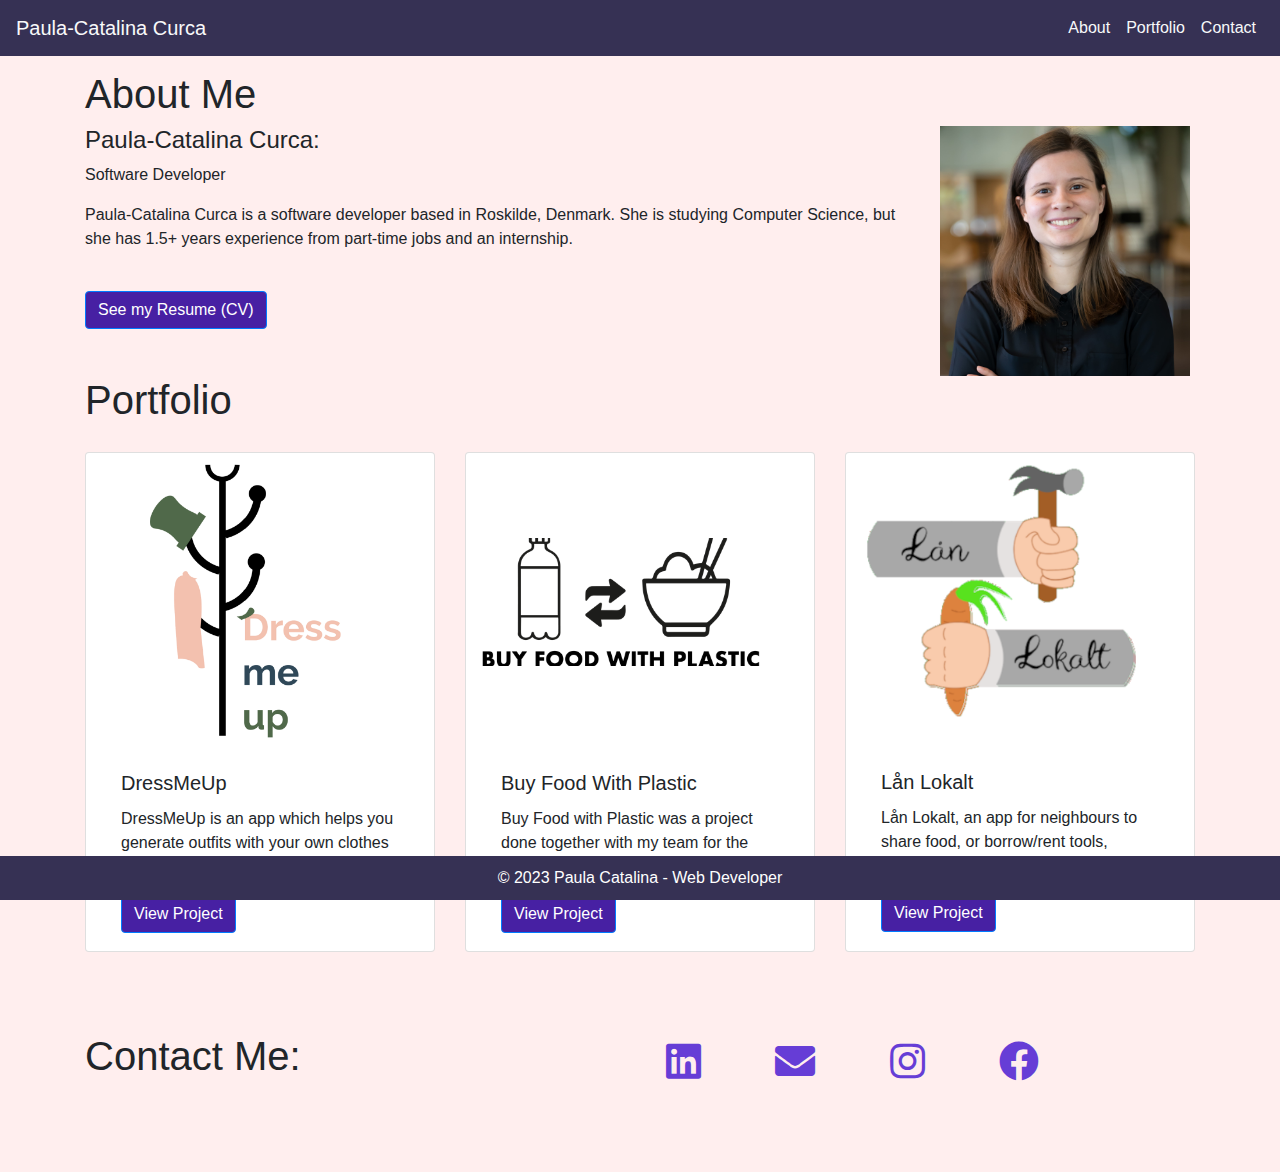
<file: bootstrap/index.html>
<!DOCTYPE html>
<html lang="en">
<head>
    <meta charset="UTF-8">
    <meta name="viewport" content="width=device-width, initial-scale=1.0">
    <title>Paula - Developer</title>
    <link rel="stylesheet" href="https://cdnjs.cloudflare.com/ajax/libs/font-awesome/5.15.3/css/all.min.css">
    <link rel="stylesheet" href="https://maxcdn.bootstrapcdn.com/bootstrap/4.5.2/css/bootstrap.min.css">
    <link rel="stylesheet" href="css/style.css">
</head>
<body>
    <!-- <header class="jumbotron text-center custom-jumbotron text-white">
        <h1 class="display-4">Paula-Catalina Curca</h1>
        <p class="lead">Fullstack Developer</p>
    </header> -->
    
    <header>
        <nav class="navbar navbar-expand-lg custom-nav fixed-top">
            <a class="navbar-brand text-light" href="#">Paula-Catalina Curca</a>
            <button class="navbar-toggler" type="button" data-toggle="collapse" data-target="#navbarNav" 
            aria-controls="navbarNav" aria-expanded="false" aria-label="Toggle navigation">
                <i class="fas fa-bars text-white"></i>
            </button>
            <div class="collapse navbar-collapse" id="navbarNav">
                <ul class="navbar-nav ml-auto">
                    <li class="nav-item">
                        <a class="nav-link text-light" href="#about">About</a>
                    </li>
                    <li class="nav-item">
                        <a class="nav-link text-light" href="#portfolio">Portfolio</a>
                    </li>
                    <li class="nav-item">
                        <a class="nav-link text-light" href="#contact">Contact</a>
                    </li>
                </ul>
            </div>
        </nav>
    </header>

    <section id="about">
        <div class="container">
            <h1>About Me</h1>
            <div class="row">
                <!-- <div class="col-md-2>"></div> -->
                <div class="col-md-9">
                    <h4>Paula-Catalina Curca: </h4>
                    <p>Software Developer</p>
                    <p>Paula-Catalina Curca is a software developer based in Roskilde, Denmark. 
                        She is studying Computer Science, but she has 1.5+ years experience from 
                        part-time jobs and an internship.
                    <br><br></p>
                    <a href="images/Paula_CV.pdf" class="btn btn-primary">See my Resume (CV)</a>
                </div>
                <div class="col-md-3">
                    <img src="images/paula.jpg" alt="Paula" class="about-img" style="height: 250px; width: 250px;">
                </div>
                
            </div>
        </div>
    </section>

    <section id="portfolio">
        <div class="container">
            <h1>Portfolio</h1>
            <div class="card-deck row">
                <div class="card col-md-4">
                    <img src="images/dressMeUp.png" class="card-img-top" alt="DressMeUp">
                    <div class="card-body d-flex flex-column align-items-start">
                        <h5 class="card-title">DressMeUp</h5>
                        <p class="card-text">DressMeUp is an app which helps you generate outfits with your own clothes so you can stay trendy!</p>
                        <a href="https://red-rock-096827603.3.azurestaticapps.net/" class="btn btn-primary">View Project</a>
                    </div>
                </div>
                <div class="card col-md-4">
                    <div class="buy-with-plast">
                        <img src="images/buyFoodWPlastic.png" class="card-img-top" alt="DressMeUp">
                    </div>
                    <div class="card-body mt-auto">                        
                        <h5 class="card-title">Buy Food With Plastic</h5>
                        <p class="card-text">Buy Food with Plastic was a project done together with my team for the hackathon: Hack the Climate</p>
                        <a href="https://devpost.com/software/team-platypus?ref_content=my-projects-tab&ref_feature=my_projects" class="btn btn-primary">View Project</a>
                    </div>
                </div>
                <div class="card col-md-4">
                    <div class="lokalt">
                        <img src="images/LaanLokalt.png" class="card-img-top img-fluid" alt="DressMeUp">
                    </div>
                    <div class="card-body">
                        <h5 class="card-title">Lån Lokalt</h5>
                        <p class="card-text">Lån Lokalt, an app for neighbours to share food, or borrow/rent tools, creating a strong community</p>
                        <a href="https://calm-bush-039c10303.3.azurestaticapps.net/home" class="btn btn-primary">View Project</a>
                    </div>
                </div>
                <!-- Add more projects here -->
            </div>
        </div>
    </section>
    

    <section id="contact">
        <div class="container">
            <div class="row">
                <div class="col-md-5">
                    <h1>Contact Me:</h1>
                </div>
                <div class="col-md-7">
                    <div class="container text-center">
                        <a href="https://www.linkedin.com/in/paula0catalina0curca0/" target="_blank" class="social-icon"><i class="fab fa-linkedin"></i></a>
                        <a href="mailto:catalina.paulina21@gmail.com" class="social-icon"><i class="fas fa-envelope"></i></a>
                        <a href="https://www.instagram.com/cata2_lina/" target="_blank" class="social-icon"><i class="fab fa-instagram"></i></a>
                        <a href="https://www.facebook.com/catalina.curca" target="_blank" class="social-icon"><i class="fab fa-facebook"></i></a>
                    </div>
                </div>
            </div>         
        </div>
    </section>

    <footer>
        <div class="container text-center">
            &copy; 2023 Paula Catalina - Web Developer
        </div>
    </footer>

    <script src="https://code.jquery.com/jquery-3.5.1.slim.min.js"></script>
    <script src="https://cdn.jsdelivr.net/npm/@popperjs/core@2.5.4/dist/umd/popper.min.js"></script>
    <script src="https://maxcdn.bootstrapcdn.com/bootstrap/4.5.2/js/bootstrap.min.js"></script>
</body>
</html>
</file>
<file: bootstrap/css/style.css>
/* Add your custom CSS styles here */

/* Example: Change background color of header */
header {
    background-color: #007bff;
    color: #fff;
}

/* Example: Add margin to the portfolio cards */
.card {
    margin-bottom: 20px;
    margin-top: 20px;
    height: 500px; 
}

/* Example: Style the footer */
footer {
    background-color: #f8f9fa;
    padding: 10px 0;
}

/* Customize the jumbotron background color */
.custom-nav {
    background-color: rgb(54, 49, 84);
    color: white; /* Change text color to ensure readability */
}

body {
    background-color: #fee;
} 


/*Make the footer fixed at the bottom of the page*/
footer {
    position: fixed;
    left: 0;
    bottom: 0;
    width: 100%;
    background-color: rgb(54, 49, 84);
    color: white;
    text-align: center;
}

/* Style the social media icons */
.social-icon {
    font-size: 40px;
    margin: 0 10px;
    color: #663dd6; /* Change the color to your desired color */
}
/* Add margin to sections above the footer */
#contact,
#portfolio {
    margin-bottom: 80px; /* Adjust the value as needed */
}

body {
    padding-top: 70px; /* Adjust the value based on your navbar's height */
}

.card img {
    max-height: 90%;
    max-width: 90%;
    object-fit: cover; /* Crop the image to fit the card */
}

.card {
    display: flex;
    flex-direction: column;
    height: 500px;
}

.buy-with-plast {
    flex-grow: 1;
    padding-top: 85px;
    padding-bottom: 70px;
}

.lokalt {
    flex-grow: 1;
    padding-top: 5px;
}

.card-body {
    flex-shrink: 0;
}

.btn {
    background-color: #4720a3;
}

i{
    padding-right: 50px;
}
</file>
